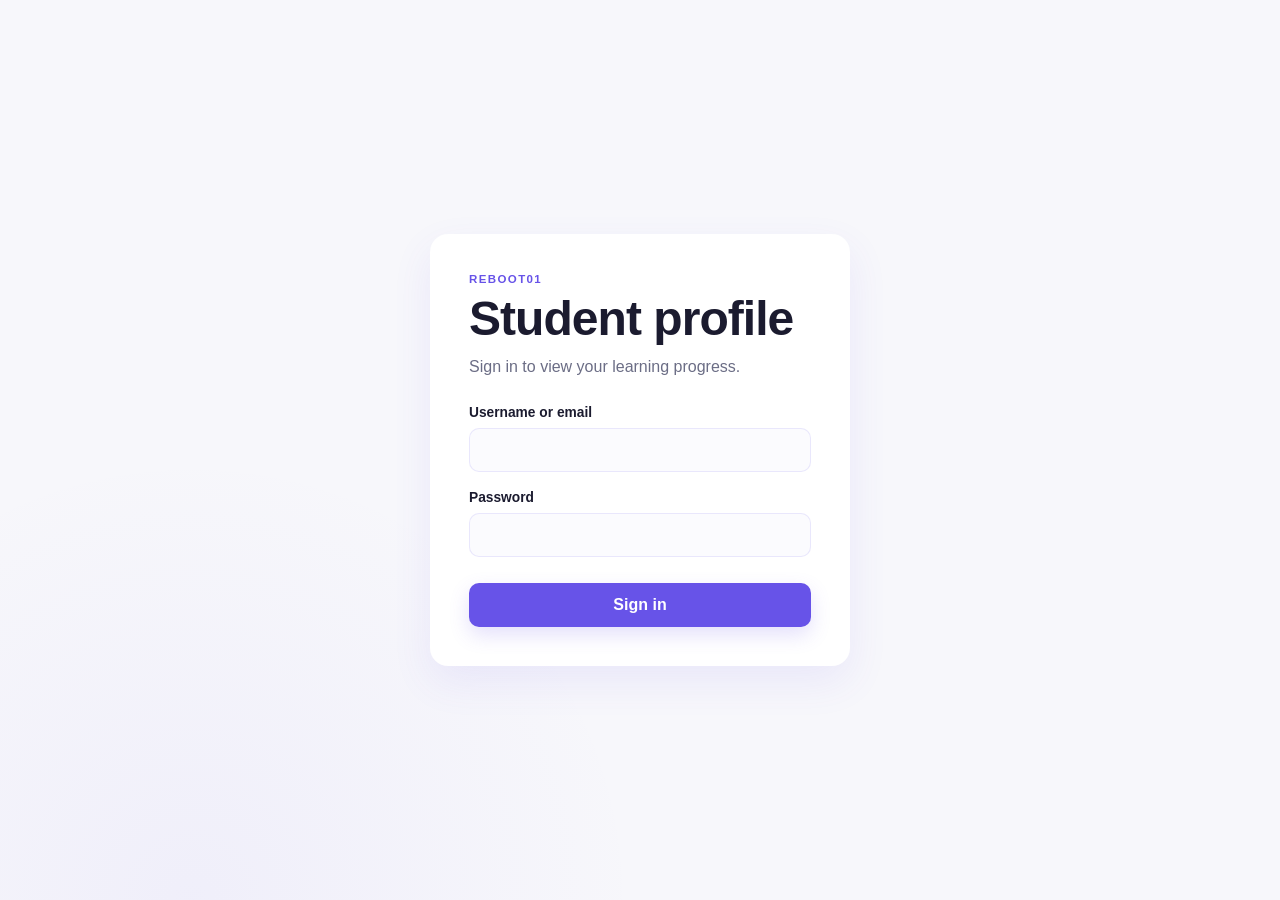
<file: index.html>
<!DOCTYPE html>
<html lang="en">
  <head>
    <meta charset="UTF-8">
    <meta name="viewport" content="width=device-width, initial-scale=1.0">
    <meta name="description" content="A GraphQL student profile for Reboot01">
    <title>GraphQL Profile</title>
    <link rel="stylesheet" href="css/style.css?v=20260808-2">
  </head>
  <body>
    <section class="login-page" id="login-view">
      <form class="login-card" id="login-form" method="post">
        <p class="eyebrow">Reboot01</p>
        <h1>Student profile</h1>
        <p class="muted">Sign in to view your learning progress.</p>

        <label for="identifier">Username or email</label>
        <input
          id="identifier"
          name="identifier"
          type="text"
          autocomplete="username"
          required
        >

        <label for="password">Password</label>
        <input
          id="password"
          name="password"
          type="password"
          autocomplete="current-password"
          required
        >

        <button id="login-button" type="submit">Sign in</button>
        <p class="error-message" id="login-error" role="alert" hidden></p>
      </form>
    </section>

    <main class="profile-page" id="profile-view" hidden>
      <header class="profile-header">
        <div>
          <p class="eyebrow">My learning journey</p>
          <h1 id="welcome-message">Welcome</h1>
          <p class="muted" id="user-id"></p>
        </div>
        <button class="secondary-button" id="logout-button" type="button">
          Log out
        </button>
      </header>

      <p class="status-message" id="profile-status" role="status"></p>

      <section class="summary-grid" aria-label="Profile summary">
        <article class="summary-card">
          <p>Total XP</p>
          <strong id="total-xp">&mdash;</strong>
        </article>
        <article class="summary-card">
          <p>Audit ratio</p>
          <strong id="audit-ratio">&mdash;</strong>
        </article>
        <article class="summary-card">
          <p>Passed projects</p>
          <strong id="passed-projects">&mdash;</strong>
        </article>
      </section>

      <section class="graphs-grid" aria-label="Statistics">
        <article class="graph-card">
          <div>
            <p class="eyebrow">Progress</p>
            <h2>XP over time</h2>
          </div>
          <svg
            id="xp-chart"
            viewBox="0 0 760 300"
            role="img"
            aria-labelledby="xp-chart-title xp-chart-description"
          ></svg>
        </article>

        <article class="graph-card">
          <div>
            <p class="eyebrow">Contribution</p>
            <h2>Audit ratio</h2>
          </div>
          <svg
            id="audit-chart"
            viewBox="0 0 420 300"
            role="img"
            aria-labelledby="audit-chart-title audit-chart-description"
          ></svg>
        </article>
      </section>
    </main>

    <script>
      if (window.location.protocol === "file:") {
        const form = document.querySelector("#login-form");
        const error = document.querySelector("#login-error");

        form.addEventListener("submit", (event) => {
          event.preventDefault();
          error.textContent = "Run this project through a local server before signing in.";
          error.hidden = false;
        });
      }
    </script>
    <script type="module" src="js/main.js?v=20260813-1"></script>
  </body>
</html>
</file>
<file: css/style.css>
:root {
  --background: #f7f7fb;
  --surface: #ffffff;
  --surface-soft: #fbfbfe;
  --text: #1b1b2f;
  --muted: #6b6d85;
  --primary: #6753e8;
  --primary-dark: #5540d1;
  --primary-soft: #ece9fb;
  --border: rgba(103, 83, 232, 0.12);
  --danger: #d1453d;
  --success: #1f9d6e;
  --shadow: 0 16px 40px rgba(103, 83, 232, 0.09);
  --shadow-hover: 0 20px 48px rgba(103, 83, 232, 0.13);
  --radius-lg: 18px;
  --radius-md: 14px;
  --radius-sm: 10px;
}

* {
  box-sizing: border-box;
}

[hidden] {
  display: none !important;
}

body {
  margin: 0;
  min-height: 100vh;
  color: var(--text);
  background:
    radial-gradient(circle at 85% 0%, rgba(103, 83, 232, 0.06), transparent 32rem),
    var(--background);
  font-family: Inter, -apple-system, BlinkMacSystemFont, "Segoe UI", sans-serif;
  -webkit-font-smoothing: antialiased;
  -moz-osx-font-smoothing: grayscale;
}

button,
input {
  font: inherit;
}

button {
  cursor: pointer;
}

h1,
h2,
p {
  margin-top: 0;
}

h1 {
  margin-bottom: 10px;
  font-size: clamp(2rem, 5vw, 3rem);
  font-weight: 700;
  letter-spacing: -0.02em;
  line-height: 1.1;
}

h2 {
  margin-bottom: 0;
  font-size: 1.35rem;
  font-weight: 650;
  letter-spacing: -0.01em;
}

.eyebrow {
  margin-bottom: 8px;
  color: var(--primary);
  font-size: 0.72rem;
  font-weight: 700;
  letter-spacing: 0.12em;
  text-transform: uppercase;
}

.muted {
  color: var(--muted);
  line-height: 1.5;
}

/* ---------- Login ---------- */

.login-page {
  display: grid;
  min-height: 100vh;
  place-items: center;
  padding: 24px;
  background:
    radial-gradient(circle at 15% 100%, rgba(103, 83, 232, 0.05), transparent 28rem),
    var(--background);
}

.login-card {
  width: min(100%, 420px);
  padding: 38px;
  border: 1px solid rgba(255, 255, 255, 0.8);
  border-radius: var(--radius-lg);
  background: var(--surface);
  box-shadow: var(--shadow);
  animation: rise 320ms ease both;
}

.login-card > .muted {
  margin-bottom: 26px;
}

label {
  display: block;
  margin: 18px 0 8px;
  font-size: 0.86rem;
  font-weight: 650;
}

input {
  width: 100%;
  padding: 12px 14px;
  border: 1px solid var(--border);
  border-radius: var(--radius-sm);
  outline: none;
  color: var(--text);
  background: var(--surface-soft);
  transition: border-color 180ms ease, box-shadow 180ms ease, background 180ms ease;
}

input::placeholder {
  color: var(--muted);
  opacity: 0.7;
}

input:hover {
  border-color: rgba(103, 83, 232, 0.22);
}

input:focus {
  border-color: var(--primary);
  background: var(--surface);
  box-shadow: 0 0 0 3px rgba(103, 83, 232, 0.14);
}

button {
  border: 0;
  border-radius: var(--radius-sm);
  font-weight: 700;
  transition: background 180ms ease, border-color 180ms ease, box-shadow 180ms ease, transform 180ms ease;
}

button:hover {
  transform: translateY(-1px);
}

button:active {
  transform: translateY(0);
}

button:focus-visible {
  outline: 3px solid rgba(103, 83, 232, 0.24);
  outline-offset: 2px;
}

button:disabled {
  cursor: wait;
  opacity: 0.65;
  transform: none;
}

#login-button {
  width: 100%;
  margin-top: 26px;
  padding: 13px 18px;
  color: #ffffff;
  background: var(--primary);
  box-shadow: 0 8px 20px rgba(103, 83, 232, 0.18);
}

#login-button:hover {
  background: var(--primary-dark);
  box-shadow: 0 10px 24px rgba(103, 83, 232, 0.24);
}

.error-message {
  margin: 16px 0 0;
  padding: 10px 12px;
  border-radius: var(--radius-sm);
  background: rgba(194, 65, 59, 0.08);
  color: var(--danger);
  font-size: 0.86rem;
}

/* ---------- Error page ---------- */

.error-page {
  display: grid;
  min-height: 100vh;
  place-items: center;
  padding: 24px;
  background: var(--background);
}

.error-card {
  width: min(100%, 520px);
  padding: 42px;
  border: 1px solid var(--border);
  border-radius: var(--radius-lg);
  background: var(--surface);
  box-shadow: var(--shadow);
  text-align: center;
}

.error-code {
  margin-bottom: 24px;
  color: var(--primary-soft);
  font-size: clamp(5rem, 18vw, 9rem);
  font-weight: 800;
  letter-spacing: -0.08em;
  line-height: 0.8;
}

.error-card .muted {
  max-width: 420px;
  margin: 0 auto 28px;
}

.home-link {
  display: inline-block;
  padding: 13px 22px;
  border-radius: var(--radius-sm);
  color: #ffffff;
  background: var(--primary);
  font-weight: 700;
  text-decoration: none;
  box-shadow: 0 8px 20px rgba(103, 83, 232, 0.18);
  transition: background 180ms ease, box-shadow 180ms ease, transform 180ms ease;
}

.home-link:hover {
  background: var(--primary-dark);
  box-shadow: 0 10px 24px rgba(103, 83, 232, 0.24);
  transform: translateY(-1px);
}

.home-link:focus-visible {
  outline: 3px solid rgba(103, 83, 232, 0.24);
  outline-offset: 2px;
}

/* ---------- Profile ---------- */

.profile-page {
  width: min(1180px, calc(100% - 40px));
  margin: 0 auto;
  padding: 48px 0 64px;
}

.profile-header {
  display: flex;
  align-items: center;
  justify-content: space-between;
  gap: 24px;
  margin-bottom: 32px;
  padding-bottom: 28px;
  border-bottom: 1px solid var(--border);
}

.profile-header h1 {
  margin-bottom: 8px;
}

.profile-header .muted {
  margin-bottom: 0;
}

.secondary-button {
  padding: 11px 18px;
  border: 1px solid var(--border);
  color: var(--text);
  background: var(--surface);
}

.secondary-button:hover {
  border-color: rgba(103, 83, 232, 0.3);
  color: var(--primary);
  background: #eef1f4;
}

.status-message {
  min-height: 24px;
  color: var(--muted);
}

.summary-grid,
.graphs-grid {
  display: grid;
  gap: 20px;
}

.summary-grid {
  grid-template-columns: repeat(3, 1fr);
  margin-bottom: 24px;
}

.summary-card,
.graph-card {
  border: 1px solid var(--border);
  border-radius: var(--radius-md);
  background: var(--surface);
  box-shadow: 0 8px 24px rgba(103, 83, 232, 0.04);
  transition: box-shadow 220ms ease, transform 220ms ease;
}

.summary-card:hover,
.graph-card:hover {
  box-shadow: var(--shadow-hover);
  transform: translateY(-2px);
}

.summary-card {
  position: relative;
  overflow: hidden;
  padding: 24px 24px 22px;
}

.summary-card::before {
  position: absolute;
  top: 0;
  right: 0;
  left: 0;
  height: 3px;
  background: var(--primary);
  content: "";
  opacity: 0.9;
}

.summary-card p {
  margin-bottom: 10px;
  color: var(--muted);
  font-size: 0.86rem;
  font-weight: 600;
  text-transform: uppercase;
  letter-spacing: 0.04em;
}

.summary-card strong {
  font-size: clamp(1.75rem, 3vw, 2.15rem);
  font-weight: 700;
  letter-spacing: -0.04em;
}

.graphs-grid {
  grid-template-columns: minmax(0, 2fr) minmax(300px, 1fr);
}

.graph-card {
  min-width: 0;
  overflow: hidden;
  padding: 28px;
}

.graph-card h2 {
  display: flex;
  align-items: center;
  gap: 8px;
}

.graph-card svg {
  display: block;
  width: 100%;
  height: auto;
  margin-top: 20px;
  overflow: visible;
}

.chart-grid-line {
  stroke: rgba(103, 83, 232, 0.11);
  stroke-dasharray: 3 7;
  stroke-width: 1;
}

.chart-line {
  fill: none;
  stroke: var(--primary);
  stroke-linecap: round;
  stroke-linejoin: round;
  stroke-width: 3.5;
}

.chart-area {
  fill: url("#xp-area-gradient");
}

.chart-gradient-start {
  stop-color: var(--primary);
  stop-opacity: 0.2;
}

.chart-gradient-end {
  stop-color: var(--primary);
  stop-opacity: 0.015;
}

.chart-guide {
  stroke: rgba(103, 83, 232, 0.2);
  stroke-dasharray: 2 5;
  stroke-width: 1;
}

.chart-point {
  fill: var(--primary);
  stroke: var(--surface);
  stroke-width: 2;
  transition: r 160ms ease;
}

.chart-point:hover {
  r: 6;
}

.chart-point-halo {
  fill: var(--surface);
  stroke: rgba(103, 83, 232, 0.16);
  stroke-width: 1;
}

.chart-label {
  fill: var(--muted);
  font-size: 12px;
}

.chart-date {
  font-size: 11px;
}

.audit-ratio-value {
  fill: var(--text);
  font-size: 42px;
  font-weight: 700;
  letter-spacing: -0.06em;
}

.audit-bar-label {
  fill: var(--text);
  font-size: 13px;
  font-weight: 700;
}

.audit-bar-track {
  fill: #ecebf5;
}

.audit-bar-given {
  fill: var(--primary);
}

.audit-bar-received {
  fill: #a6a3c4;
}

@keyframes rise {
  from {
    opacity: 0;
    transform: translateY(8px);
  }
  to {
    opacity: 1;
    transform: translateY(0);
  }
}

@media (max-width: 800px) {
  .summary-grid,
  .graphs-grid {
    grid-template-columns: 1fr;
  }

  .profile-page {
    width: min(100% - 28px, 620px);
    padding-top: 28px;
  }
}

@media (max-width: 480px) {
  .login-card {
    padding: 28px 22px;
    border-radius: 14px;
  }

  .error-card {
    padding: 30px 24px;
    border-radius: 14px;
  }

  .profile-header {
    align-items: flex-start;
    flex-direction: column;
  }
}

@media (prefers-reduced-motion: reduce) {
  *,
  *::before,
  *::after {
    transition-duration: 0.01ms !important;
    animation-duration: 0.01ms !important;
  }
}
</file>
